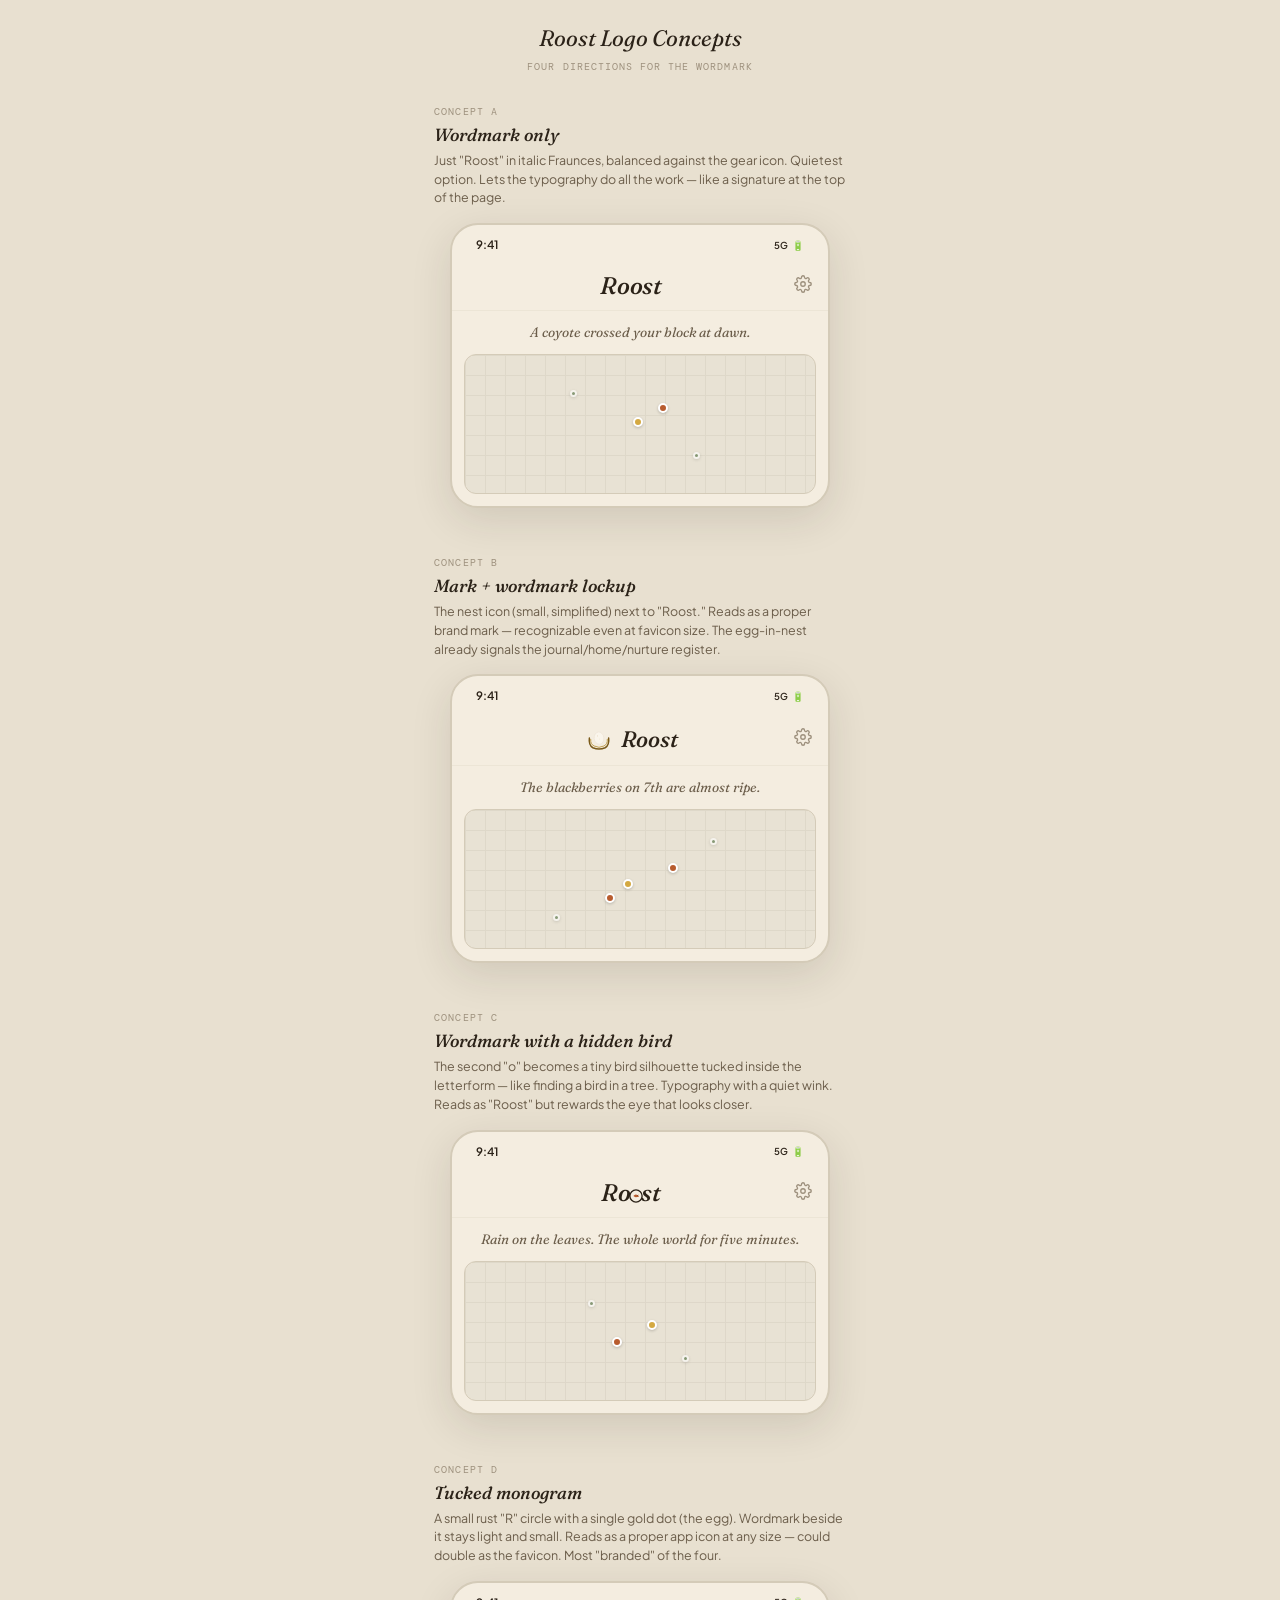
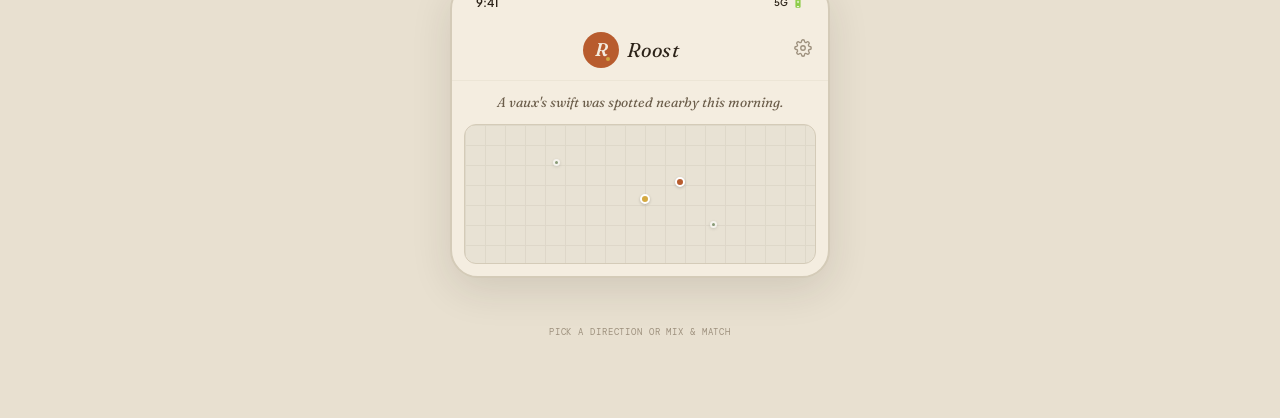
<file: public/logo-concepts.html>
<!DOCTYPE html>
<html lang="en">
<head>
<meta charset="UTF-8">
<meta name="viewport" content="width=device-width, initial-scale=1.0">
<title>Roost — Logo Concepts</title>
<link href="https://fonts.googleapis.com/css2?family=Fraunces:ital,opsz,wght@0,9..144,300;0,9..144,400;0,9..144,500;0,9..144,600;0,9..144,700;1,9..144,300;1,9..144,400;1,9..144,500;1,9..144,600;1,9..144,700&family=Plus+Jakarta+Sans:wght@300;400;500;600&family=DM+Mono:wght@300;400;500&display=swap" rel="stylesheet">
<style>
*, *::before, *::after { margin: 0; padding: 0; box-sizing: border-box; }

:root {
  --paper: #f4ede0;
  --paper-warm: #fef6e3;
  --ink: #2b2218;
  --ink-soft: #6b5d4a;
  --ink-faint: #9e917e;
  --rust: #b85c2e;
  --rust-deep: #7a2e10;
  --gold: #d4a942;
  --moss: #4a6b3a;
}

body {
  background: #e8e0d0;
  font-family: 'Plus Jakarta Sans', system-ui, sans-serif;
  padding: 24px 16px 60px;
  min-height: 100vh;
}

h1 {
  font-family: 'Fraunces', serif;
  font-style: italic;
  font-weight: 400;
  font-size: 1.4rem;
  color: var(--ink);
  text-align: center;
  margin-bottom: 8px;
}

.subtitle {
  text-align: center;
  font-family: 'DM Mono', monospace;
  font-size: 0.65rem;
  color: var(--ink-faint);
  text-transform: uppercase;
  letter-spacing: 0.1em;
  margin-bottom: 32px;
}

.concepts {
  display: flex;
  flex-direction: column;
  gap: 48px;
  align-items: center;
  max-width: 420px;
  margin: 0 auto;
}

.concept { width: 100%; }

.concept-label {
  font-family: 'DM Mono', monospace;
  font-size: 0.6rem;
  color: var(--ink-faint);
  text-transform: uppercase;
  letter-spacing: 0.12em;
  margin-bottom: 6px;
  padding-left: 4px;
}

.concept-name {
  font-family: 'Fraunces', serif;
  font-style: italic;
  font-weight: 500;
  font-size: 1.1rem;
  color: var(--ink);
  margin-bottom: 6px;
  padding-left: 4px;
}

.concept-desc {
  font-family: 'Plus Jakarta Sans', sans-serif;
  font-size: 0.78rem;
  color: var(--ink-soft);
  margin-bottom: 16px;
  padding: 0 4px;
  line-height: 1.5;
}

/* Phone mockup — clean, no notch/island */
.phone {
  width: 100%;
  max-width: 380px;
  background: var(--paper);
  border-radius: 28px;
  border: 2px solid #d4cbb8;
  box-shadow: 0 12px 40px rgba(43, 34, 24, 0.12);
  overflow: hidden;
  margin: 0 auto;
}

.phone-screen { padding: 0; }

/* Status bar (clean iOS-style, no island) */
.status-bar {
  display: flex;
  justify-content: space-between;
  align-items: center;
  padding: 12px 24px 6px;
  font-family: 'Plus Jakarta Sans', sans-serif;
  font-size: 0.72rem;
  font-weight: 600;
  color: var(--ink);
}

.status-icons {
  display: flex;
  gap: 4px;
  align-items: center;
  font-size: 0.6rem;
}

/* The header area — where logos live */
.header-area {
  padding: 16px 16px 12px;
  display: flex;
  align-items: center;
  justify-content: space-between;
  border-bottom: 1px solid #ece5d6;
}

.header-area .logo-slot {
  flex: 1;
  display: flex;
  align-items: center;
  justify-content: center;
}

.gear {
  color: var(--ink-faint);
  flex-shrink: 0;
}

.gear svg {
  width: 18px;
  height: 18px;
}

/* Voice line below header */
.phone-voice {
  padding: 12px 24px 8px;
  text-align: center;
}

.phone-voice p {
  font-family: 'Fraunces', serif;
  font-style: italic;
  font-weight: 400;
  font-size: 0.85rem;
  color: var(--ink-soft);
  line-height: 1.4;
}

/* Map peek for context */
.map-peek {
  height: 140px;
  background: #e8e2d4;
  margin: 4px 12px 12px;
  border-radius: 12px;
  border: 1px solid #d4cbb8;
  position: relative;
  overflow: hidden;
}

.map-peek .grid {
  position: absolute;
  inset: 0;
  opacity: 0.12;
  background-image:
    linear-gradient(var(--ink-faint) 1px, transparent 1px),
    linear-gradient(90deg, var(--ink-faint) 1px, transparent 1px);
  background-size: 20px 20px;
}

.map-peek .pin {
  position: absolute;
  width: 10px;
  height: 10px;
  border-radius: 50%;
  border: 2px solid white;
  box-shadow: 0 1px 3px rgba(0,0,0,0.2);
}

.map-peek .pin.rust { background: var(--rust); }
.map-peek .pin.gold { background: var(--gold); }
.map-peek .pin.moss { background: var(--moss); width: 7px; height: 7px; opacity: 0.6; }

/* ============================================================
   CONCEPT A — Pure wordmark
   Just "Roost" in Fraunces italic, balanced beside the gear.
   ============================================================ */

.logo-a {
  font-family: 'Fraunces', serif;
  font-style: italic;
  font-weight: 500;
  font-size: 1.5rem;
  color: var(--ink);
  letter-spacing: -0.01em;
  line-height: 1;
}

/* ============================================================
   CONCEPT B — Nest mark + wordmark lockup
   The egg-in-nest icon next to "Roost"
   ============================================================ */

.logo-b {
  display: flex;
  align-items: center;
  gap: 8px;
}

.logo-b .mark {
  width: 28px;
  height: 28px;
  flex-shrink: 0;
}

.logo-b .wordmark {
  font-family: 'Fraunces', serif;
  font-style: italic;
  font-weight: 500;
  font-size: 1.4rem;
  color: var(--ink);
  letter-spacing: -0.01em;
  line-height: 1;
}

/* ============================================================
   CONCEPT C — Wordmark with hidden bird
   The dot of the (no i) — instead the second "o" has a tiny
   bird silhouette tucked inside, or the OO frames a small bird.
   ============================================================ */

.logo-c {
  position: relative;
  font-family: 'Fraunces', serif;
  font-style: italic;
  font-weight: 500;
  font-size: 1.5rem;
  color: var(--ink);
  letter-spacing: -0.01em;
  line-height: 1;
  display: flex;
  align-items: center;
}

.logo-c .bird-tuck {
  display: inline-block;
  width: 14px;
  height: 14px;
  margin: 0 -2px;
  position: relative;
  top: -3px;
}

/* ============================================================
   CONCEPT D — Tucked monogram
   Just a small "R" mark with the nest motif. Minimal.
   ============================================================ */

.logo-d {
  display: flex;
  align-items: center;
  justify-content: center;
  gap: 8px;
}

.logo-d .monogram {
  width: 36px;
  height: 36px;
  background: var(--rust);
  border-radius: 50%;
  display: flex;
  align-items: center;
  justify-content: center;
  font-family: 'Fraunces', serif;
  font-style: italic;
  font-weight: 600;
  font-size: 1.15rem;
  color: var(--paper);
  position: relative;
  flex-shrink: 0;
}

.logo-d .monogram::after {
  content: '';
  position: absolute;
  width: 4px;
  height: 4px;
  background: var(--gold);
  border-radius: 50%;
  bottom: 7px;
  right: 9px;
}

.logo-d .wordmark {
  font-family: 'Fraunces', serif;
  font-style: italic;
  font-weight: 400;
  font-size: 1.25rem;
  color: var(--ink);
  letter-spacing: 0.02em;
}
</style>
</head>
<body>

<h1>Roost Logo Concepts</h1>
<p class="subtitle">Four directions for the wordmark</p>

<div class="concepts">

  <!-- ======================== CONCEPT A ======================== -->
  <div class="concept">
    <div class="concept-label">Concept A</div>
    <div class="concept-name">Wordmark only</div>
    <div class="concept-desc">Just "Roost" in italic Fraunces, balanced against the gear icon. Quietest option. Lets the typography do all the work — like a signature at the top of the page.</div>
    <div class="phone">
      <div class="phone-screen">
        <div class="status-bar">
          <span>9:41</span>
          <div class="status-icons">
            <span>5G</span>
            <span>🔋</span>
          </div>
        </div>
        <div class="header-area">
          <div class="logo-slot">
            <div class="logo-a">Roost</div>
          </div>
          <div class="gear">
            <svg viewBox="0 0 24 24" stroke="currentColor" fill="none" stroke-width="1.8" stroke-linecap="round" stroke-linejoin="round"><circle cx="12" cy="12" r="3"/><path d="M19.4 15a1.65 1.65 0 00.33 1.82l.06.06a2 2 0 01-2.83 2.83l-.06-.06a1.65 1.65 0 00-1.82-.33 1.65 1.65 0 00-1 1.51V21a2 2 0 01-4 0v-.09A1.65 1.65 0 009 19.4a1.65 1.65 0 00-1.82.33l-.06.06a2 2 0 01-2.83-2.83l.06-.06A1.65 1.65 0 004.68 15a1.65 1.65 0 00-1.51-1H3a2 2 0 010-4h.09A1.65 1.65 0 004.6 9a1.65 1.65 0 00-.33-1.82l-.06-.06a2 2 0 012.83-2.83l.06.06A1.65 1.65 0 009 4.68a1.65 1.65 0 001-1.51V3a2 2 0 014 0v.09a1.65 1.65 0 001 1.51 1.65 1.65 0 001.82-.33l.06-.06a2 2 0 012.83 2.83l-.06.06A1.65 1.65 0 0019.4 9a1.65 1.65 0 001.51 1H21a2 2 0 010 4h-.09a1.65 1.65 0 00-1.51 1z"/></svg>
          </div>
        </div>
        <div class="phone-voice">
          <p>A coyote crossed your block at dawn.</p>
        </div>
        <div class="map-peek">
          <div class="grid"></div>
          <div class="pin gold" style="top:45%;left:48%"></div>
          <div class="pin rust" style="top:35%;left:55%"></div>
          <div class="pin moss" style="top:25%;left:30%"></div>
          <div class="pin moss" style="top:70%;left:65%"></div>
        </div>
      </div>
    </div>
  </div>

  <!-- ======================== CONCEPT B ======================== -->
  <div class="concept">
    <div class="concept-label">Concept B</div>
    <div class="concept-name">Mark + wordmark lockup</div>
    <div class="concept-desc">The nest icon (small, simplified) next to "Roost." Reads as a proper brand mark — recognizable even at favicon size. The egg-in-nest already signals the journal/home/nurture register.</div>
    <div class="phone">
      <div class="phone-screen">
        <div class="status-bar">
          <span>9:41</span>
          <div class="status-icons">
            <span>5G</span>
            <span>🔋</span>
          </div>
        </div>
        <div class="header-area">
          <div class="logo-slot">
            <div class="logo-b">
              <svg class="mark" viewBox="0 0 64 64" fill="none">
                <!-- Mini nest -->
                <path d="M10,30 Q8,46 18,52 Q32,58 46,52 Q56,46 54,30" stroke="#7a5a1a" stroke-width="3.5" stroke-linecap="round" fill="none"/>
                <path d="M13,33 Q12,44 21,48 Q32,54 43,48 Q52,44 51,33" stroke="#b8943e" stroke-width="2" stroke-linecap="round" fill="none"/>
                <!-- Egg -->
                <ellipse cx="32" cy="30" rx="11" ry="14" fill="#faf5eb" stroke="#e8dece" stroke-width="1" transform="rotate(-6 32 30)"/>
                <circle cx="29" cy="25" r="0.8" fill="#c4a97a"/>
                <circle cx="34" cy="32" r="0.6" fill="#c4a97a"/>
              </svg>
              <div class="wordmark">Roost</div>
            </div>
          </div>
          <div class="gear">
            <svg viewBox="0 0 24 24" stroke="currentColor" fill="none" stroke-width="1.8" stroke-linecap="round" stroke-linejoin="round"><circle cx="12" cy="12" r="3"/><path d="M19.4 15a1.65 1.65 0 00.33 1.82l.06.06a2 2 0 01-2.83 2.83l-.06-.06a1.65 1.65 0 00-1.82-.33 1.65 1.65 0 00-1 1.51V21a2 2 0 01-4 0v-.09A1.65 1.65 0 009 19.4a1.65 1.65 0 00-1.82.33l-.06.06a2 2 0 01-2.83-2.83l.06-.06A1.65 1.65 0 004.68 15a1.65 1.65 0 00-1.51-1H3a2 2 0 010-4h.09A1.65 1.65 0 004.6 9a1.65 1.65 0 00-.33-1.82l-.06-.06a2 2 0 012.83-2.83l.06.06A1.65 1.65 0 009 4.68a1.65 1.65 0 001-1.51V3a2 2 0 014 0v.09a1.65 1.65 0 001 1.51 1.65 1.65 0 001.82-.33l.06-.06a2 2 0 012.83 2.83l-.06.06A1.65 1.65 0 0019.4 9a1.65 1.65 0 001.51 1H21a2 2 0 010 4h-.09a1.65 1.65 0 00-1.51 1z"/></svg>
          </div>
        </div>
        <div class="phone-voice">
          <p>The blackberries on 7th are almost ripe.</p>
        </div>
        <div class="map-peek">
          <div class="grid"></div>
          <div class="pin gold" style="top:50%;left:45%"></div>
          <div class="pin rust" style="top:38%;left:58%"></div>
          <div class="pin rust" style="top:60%;left:40%"></div>
          <div class="pin moss" style="top:20%;left:70%"></div>
          <div class="pin moss" style="top:75%;left:25%"></div>
        </div>
      </div>
    </div>
  </div>

  <!-- ======================== CONCEPT C ======================== -->
  <div class="concept">
    <div class="concept-label">Concept C</div>
    <div class="concept-name">Wordmark with a hidden bird</div>
    <div class="concept-desc">The second "o" becomes a tiny bird silhouette tucked inside the letterform — like finding a bird in a tree. Typography with a quiet wink. Reads as "Roost" but rewards the eye that looks closer.</div>
    <div class="phone">
      <div class="phone-screen">
        <div class="status-bar">
          <span>9:41</span>
          <div class="status-icons">
            <span>5G</span>
            <span>🔋</span>
          </div>
        </div>
        <div class="header-area">
          <div class="logo-slot">
            <div class="logo-c">
              <span>R</span>
              <span>o</span>
              <span class="bird-tuck">
                <svg viewBox="0 0 16 16" fill="none">
                  <!-- Tiny bird silhouette in place of second o -->
                  <circle cx="8" cy="8" r="7" stroke="#2b2218" stroke-width="1.5" fill="none"/>
                  <path d="M5,8 Q7,5 10,7 L11,6 L10.5,8 L11.5,9 L9,9 Q7,10 5,8 Z" fill="#b85c2e"/>
                  <circle cx="9.5" cy="7.5" r="0.5" fill="#2b2218"/>
                </svg>
              </span>
              <span>s</span>
              <span>t</span>
            </div>
          </div>
          <div class="gear">
            <svg viewBox="0 0 24 24" stroke="currentColor" fill="none" stroke-width="1.8" stroke-linecap="round" stroke-linejoin="round"><circle cx="12" cy="12" r="3"/><path d="M19.4 15a1.65 1.65 0 00.33 1.82l.06.06a2 2 0 01-2.83 2.83l-.06-.06a1.65 1.65 0 00-1.82-.33 1.65 1.65 0 00-1 1.51V21a2 2 0 01-4 0v-.09A1.65 1.65 0 009 19.4a1.65 1.65 0 00-1.82.33l-.06.06a2 2 0 01-2.83-2.83l.06-.06A1.65 1.65 0 004.68 15a1.65 1.65 0 00-1.51-1H3a2 2 0 010-4h.09A1.65 1.65 0 004.6 9a1.65 1.65 0 00-.33-1.82l-.06-.06a2 2 0 012.83-2.83l.06.06A1.65 1.65 0 009 4.68a1.65 1.65 0 001-1.51V3a2 2 0 014 0v.09a1.65 1.65 0 001 1.51 1.65 1.65 0 001.82-.33l.06-.06a2 2 0 012.83 2.83l-.06.06A1.65 1.65 0 0019.4 9a1.65 1.65 0 001.51 1H21a2 2 0 010 4h-.09a1.65 1.65 0 00-1.51 1z"/></svg>
          </div>
        </div>
        <div class="phone-voice">
          <p>Rain on the leaves. The whole world for five minutes.</p>
        </div>
        <div class="map-peek">
          <div class="grid"></div>
          <div class="pin gold" style="top:42%;left:52%"></div>
          <div class="pin rust" style="top:55%;left:42%"></div>
          <div class="pin moss" style="top:28%;left:35%"></div>
          <div class="pin moss" style="top:68%;left:62%"></div>
        </div>
      </div>
    </div>
  </div>

  <!-- ======================== CONCEPT D ======================== -->
  <div class="concept">
    <div class="concept-label">Concept D</div>
    <div class="concept-name">Tucked monogram</div>
    <div class="concept-desc">A small rust "R" circle with a single gold dot (the egg). Wordmark beside it stays light and small. Reads as a proper app icon at any size — could double as the favicon. Most "branded" of the four.</div>
    <div class="phone">
      <div class="phone-screen">
        <div class="status-bar">
          <span>9:41</span>
          <div class="status-icons">
            <span>5G</span>
            <span>🔋</span>
          </div>
        </div>
        <div class="header-area">
          <div class="logo-slot">
            <div class="logo-d">
              <div class="monogram">R</div>
              <div class="wordmark">Roost</div>
            </div>
          </div>
          <div class="gear">
            <svg viewBox="0 0 24 24" stroke="currentColor" fill="none" stroke-width="1.8" stroke-linecap="round" stroke-linejoin="round"><circle cx="12" cy="12" r="3"/><path d="M19.4 15a1.65 1.65 0 00.33 1.82l.06.06a2 2 0 01-2.83 2.83l-.06-.06a1.65 1.65 0 00-1.82-.33 1.65 1.65 0 00-1 1.51V21a2 2 0 01-4 0v-.09A1.65 1.65 0 009 19.4a1.65 1.65 0 00-1.82.33l-.06.06a2 2 0 01-2.83-2.83l.06-.06A1.65 1.65 0 004.68 15a1.65 1.65 0 00-1.51-1H3a2 2 0 010-4h.09A1.65 1.65 0 004.6 9a1.65 1.65 0 00-.33-1.82l-.06-.06a2 2 0 012.83-2.83l.06.06A1.65 1.65 0 009 4.68a1.65 1.65 0 001-1.51V3a2 2 0 014 0v.09a1.65 1.65 0 001 1.51 1.65 1.65 0 001.82-.33l.06-.06a2 2 0 012.83 2.83l-.06.06A1.65 1.65 0 0019.4 9a1.65 1.65 0 001.51 1H21a2 2 0 010 4h-.09a1.65 1.65 0 00-1.51 1z"/></svg>
          </div>
        </div>
        <div class="phone-voice">
          <p>A vaux's swift was spotted nearby this morning.</p>
        </div>
        <div class="map-peek">
          <div class="grid"></div>
          <div class="pin gold" style="top:50%;left:50%"></div>
          <div class="pin rust" style="top:38%;left:60%"></div>
          <div class="pin moss" style="top:25%;left:25%"></div>
          <div class="pin moss" style="top:70%;left:70%"></div>
        </div>
      </div>
    </div>
  </div>

</div>

<div style="text-align:center;padding:48px 16px 20px;font-family:'DM Mono',monospace;font-size:0.55rem;color:var(--ink-faint);letter-spacing:0.1em;">
  PICK A DIRECTION OR MIX &amp; MATCH
</div>

</body>
</html>
</file>
